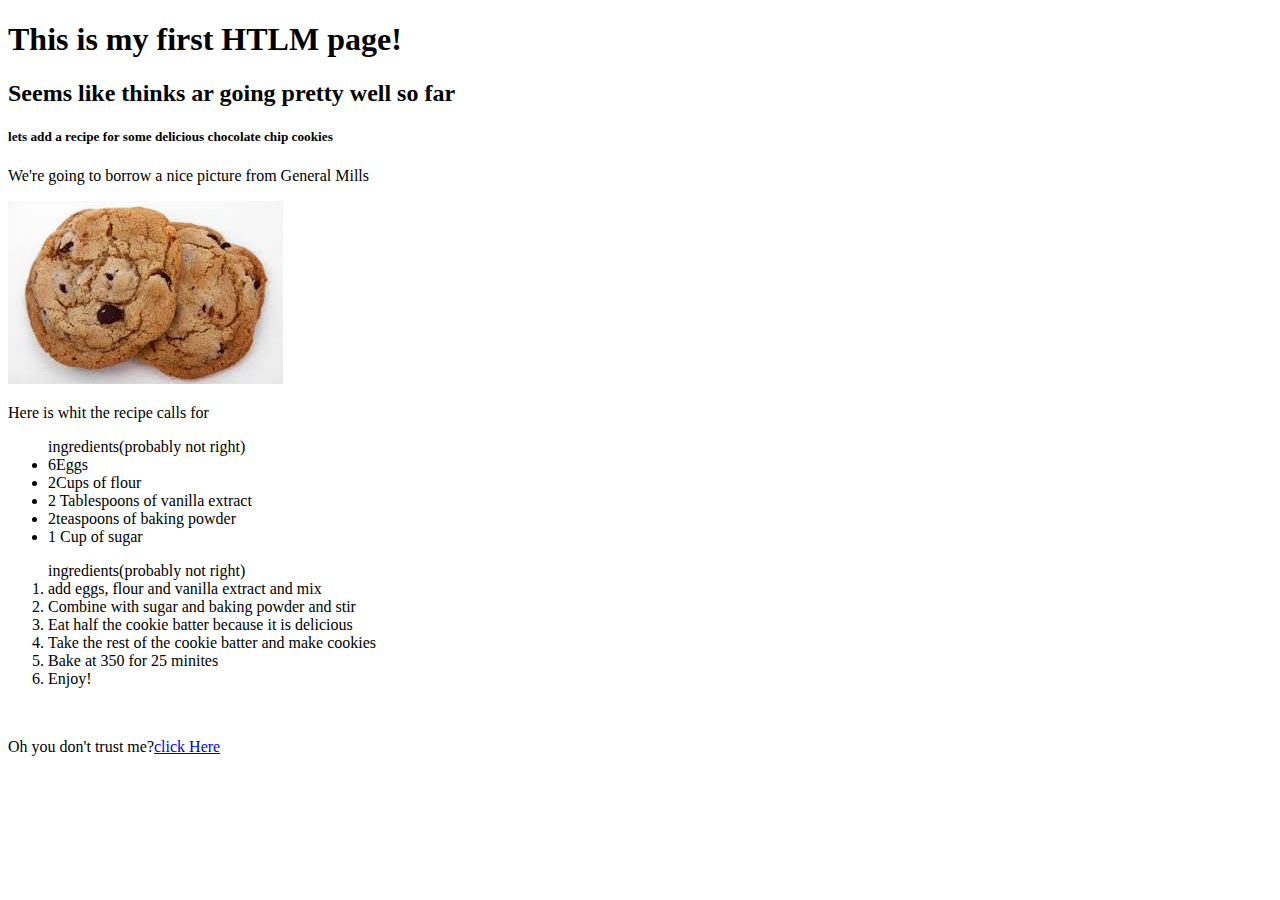
<file: index.html>
<!DOCTYPE html>
<html lang="en">
<head>
    <meta charset="UTF-8">
    <meta name="viewport" content="width=device-width, initial-scale=1.0">
    <title>geeks.institute</title>
</head>
<body>
    <h1>This is my first HTLM page!</h1>
    <h2>Seems like thinks ar going pretty well so far</h2>
    <h5>lets add a recipe for some delicious chocolate chip cookies</h5>
    <p>We're going to borrow a nice picture from General Mills</p>
    <img src="cookie.jpeg" alt="cookie picture">
    <p>Here is whit the recipe calls for</p>
    <ul>ingredients(probably not right)
        <li>6Eggs</li>
        <li>2Cups of flour</li>
        <li>2 Tablespoons of vanilla extract</li>
        <li>2teaspoons of baking powder</li>
        <li>1 Cup of sugar</li>
    </ul>
    <ol>ingredients(probably not right)
        <li>add eggs, flour and vanilla extract and mix</li>
        <li>Combine with sugar and baking powder and stir</li>
        <li>Eat half the cookie batter because it is delicious</li>
        <li>Take the rest of the cookie batter and make cookies</li>
        <li>Bake at 350 for 25 minites</li>
        <li>Enjoy!</li>
    </ol>
    <br>
    <p>Oh you don't trust me?<a href="#">click Here</a></p>
    
</body>
</html>
</file>
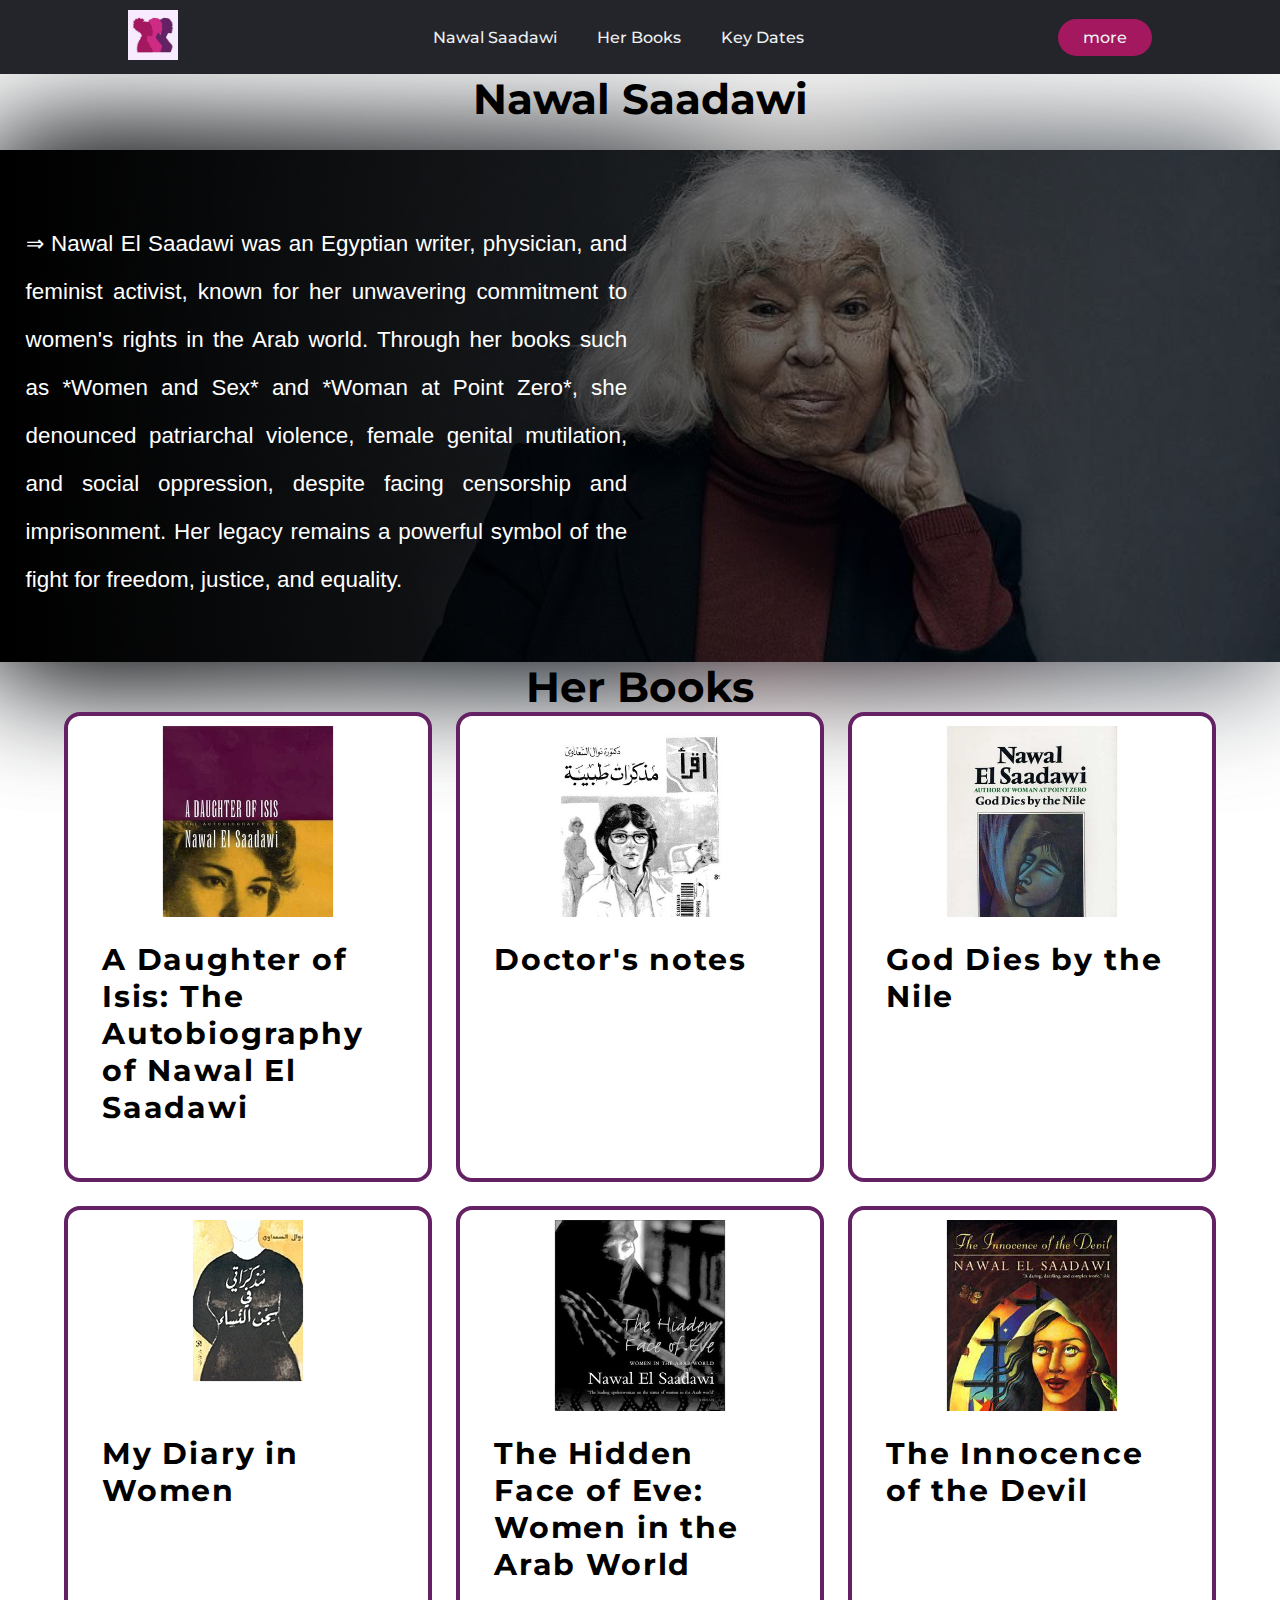
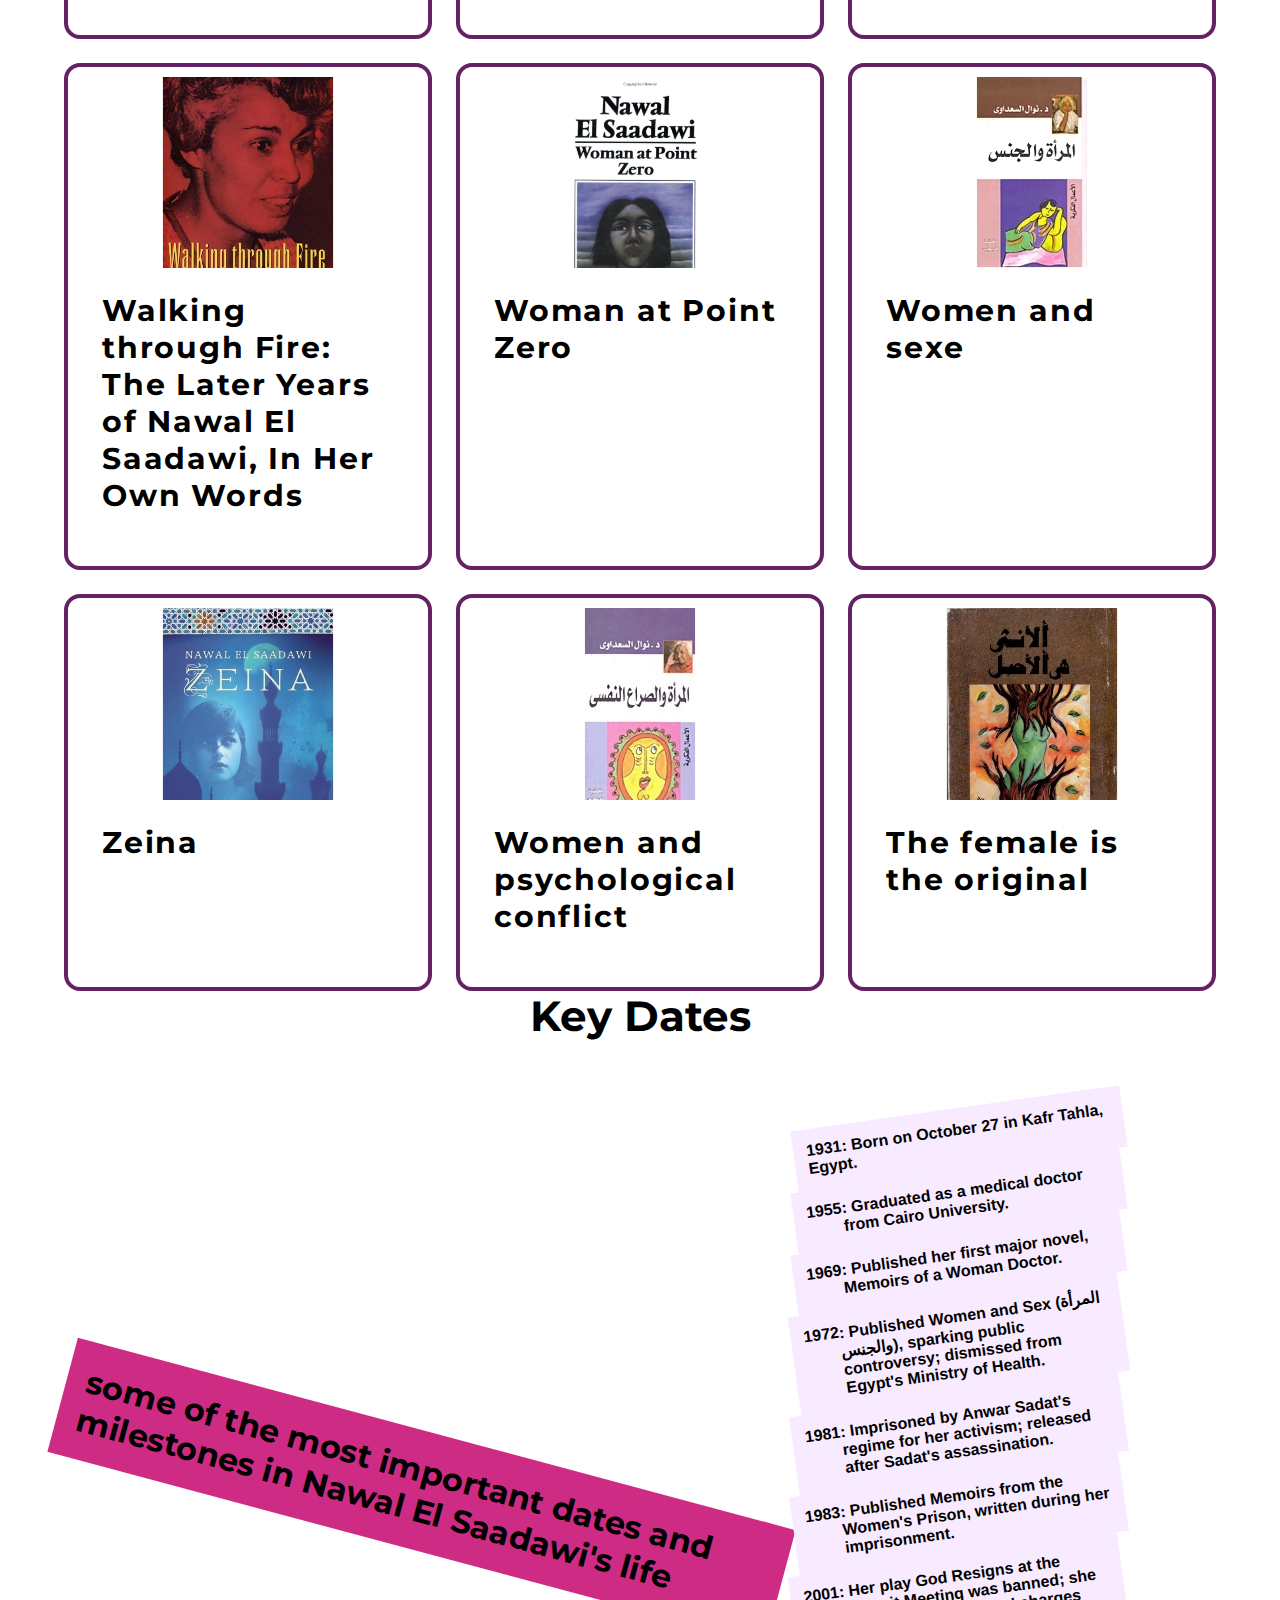
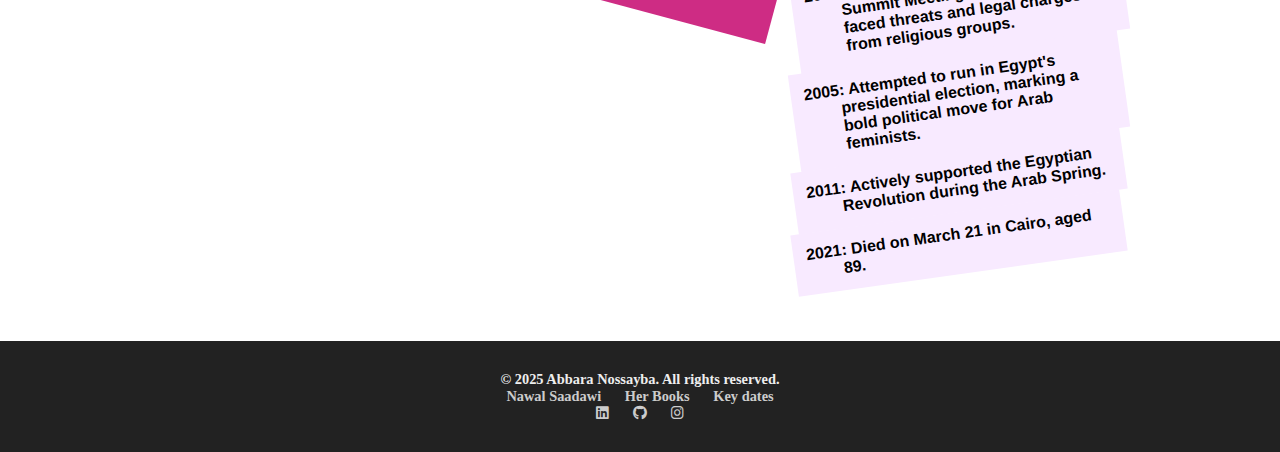
<file: Final-Project/index.html>
<!DOCTYPE html>
<html lang="en">
<head>
    <meta charset="UTF-8">
    <meta name="viewport" content="width=device-width, initial-scale=1.0">
    <meta name="description" content="">
    <meta name="viewport" content="width=device-width, initial-scale=1">
    <link rel="stylesheet" href="style.css">
    <link href="https://fonts.googleapis.com/css?family=Montserrat:500&display=swap" rel="stylesheet">
    <link rel="icon" href="images/logo00.png" type="image/png">
    <link rel="preconnect" href="https://fonts.googleapis.com">
    <link rel="preconnect" href="https://fonts.gstatic.com" crossorigin>
    <link href="https://fonts.googleapis.com/css2?family=Archivo+Black&family=Archivo+Narrow:wght@558&family=Archivo:wght@591&family=Cal+Sans&family=Comic+Relief:wght@400;700&family=League+Spartan:wght@100..900&family=Patrick+Hand&family=Roboto:ital,wght@0,100..900;1,100..900&family=Ultra&display=swap" rel="stylesheet">
    <link rel="stylesheet" href="https://cdnjs.cloudflare.com/ajax/libs/font-awesome/6.5.0/css/all.min.css">
    <title>Nawal Saadawi</title>
    
</head>
<body>
    <header>
        <a class="logo" href="#"><img src="images/logo0.jpg" alt="logo"></a>
        <nav>
            <ul class="nav__links">
                <li><a href="#N_Saadawi">Nawal Saadawi</a></li>
                <li><a href="#Books">Her Books</a></li>
                <li><a href="#Keys">Key Dates</a></li>
            </ul>
        </nav>
        <a class="cta" href="#footer">more</a>
    </header>
    <main>
        <section id="N_Saadawi" class="sec">
            <div class="title">Nawal Saadawi</div>
            <div class="content">
                <div class="image"></div>
                <div class="blurimage"></div>
                <div class="subimage"></div>
                <div class="blursubimage"></div>
                <div class="text">
                    ⇒ Nawal El Saadawi was an Egyptian writer, physician, and feminist activist, known for her unwavering commitment to women's rights in the Arab world. 
                    Through her books such as *Women and Sex* and *Woman at Point Zero*, she denounced patriarchal violence, female genital mutilation, and social oppression, despite facing censorship and imprisonment. 
                    Her legacy remains a powerful symbol of the fight for freedom, justice, and equality.

                </div>
                <div class="side"></div>
            </div>
        </section>
        <section id="Books" class="sec" >
            <div class="title">Her Books</div>
            <section class="articles">
                <article>
                  <div class="article-wrapper">
                    <figure>
                      <img src="images/a_daughter_of_isis.jpg" alt="A Daughter of Isis: The Autobiography of Nawal El Saadawi"   />
                    </figure>
                    <div class="article-body">
                      <h2>A Daughter of Isis: The Autobiography of Nawal El Saadawi </h2>
                   
                    </div>
                  </div>
                </article>
              
                <article>
            
                  <div class="article-wrapper">
                    <figure>
                     <img src="images/Doctor_s_notes.jpg" alt="Doctor's notes" />
                    </figure>
                    <div class="article-body">
                     <h2>Doctor's notes</h2>
                  
                    
                    </div>
                </div>
              </article>
              <article>
            
                <div class="article-wrapper">
                  <figure>
                    <img src="images/god_dies_by_the_nile.jpg" alt="God Dies by the Nile" />
                  </figure>
                  <div class="article-body">
                    <h2>God Dies by the Nile</h2>
                
                  </div>
                </div>
              </article>
            
              <article>
            
                <div class="article-wrapper">
                  <figure>
                    <img src="images/My_Diary_in_Women's_Prison.jpg" alt="My Diary in Women" />
                  </figure>
                  <div class="article-body">
                    <h2> My Diary in Women</h2>
                    
                    
                  </div>
                </div>
              </article>
            
              <article>
            
                <div class="article-wrapper">
                  <figure>
                    <img src="images/the_hidden_fece_of_eve.jpg" alt="The Hidden Face of Eve: Women in the Arab World" />
                  </figure>
                  <div class="article-body">
                    <h2>The Hidden Face of Eve: Women in the Arab World </h2>
                   
                    
                  </div>
                </div>
              </article>
            
              <article>
            
                <div class="article-wrapper">
                  <figure>
                    <img src="images/the_innoncence_of_the_devil.jpg" alt="The Innocence of the Devil" />
                  </figure>
                  <div class="article-body">
                    <h2>The Innocence of the Devil</h2>
                  
                    
                  </div>
                </div>
              </article>
            
            
              <article>
            
                <div class="article-wrapper">
                  <figure>
                    <img src="images/walking_through_fire.jpg" alt="Walking through Fire: The Later Years of Nawal El Saadawi, In Her Own Words" />
                  </figure>
                  <div class="article-body">
                    <h2>Walking through Fire: The Later Years of Nawal El Saadawi, In Her Own Words</h2>
                    
                    
                  </div>
                </div>
              </article>
            
            
              <article>
            
                <div class="article-wrapper">
                  <figure>
                    <img src="images/woman_at_point_zero.jpg" alt="Woman at Point Zero" />
                  </figure>
                  <div class="article-body">
                    <h2>Woman at Point Zero</h2>
                    
                    
                  </div>
                </div>
              </article>
            
            
              <article>
            
                <div class="article-wrapper">
                  <figure>
                    <img src="images/women_and_sexe.jpg" alt="Women and sexe" />           
                  </figure>
                  <div class="article-body">
                    <h2>Women and sexe</h2>
                   
                  </div>
                </div>
              </article>
            
            
              <article>
            
                <div class="article-wrapper">
                  <figure>
                    <img src="images/zeina.jpg" alt="Zeina" />
                  </figure>
                  <div class="article-body">
                    <h2>Zeina</h2>
                    
                    
                  </div>
                </div>
              </article>
            
            
              <article>
            
                <div class="article-wrapper">
                  <figure>
                    <img src="images/Women_and_psychological_conflict.jpg" alt="Women and psychological conflict" />
                  </figure>
                  <div class="article-body">
                    <h2>Women and psychological conflict</h2>
                    
                    
                  </div>
                </div>
              </article>
            
              <article>
            
                <div class="article-wrapper">
                  <figure>
                    <img src="images/The_female_is_the_original.jpg" alt="The female is the original" />
                  </figure>
                  <div class="article-body">
                    <h2>The female is the original</h2>
                  </div>
                </div>
              </article>

              </section>
        </section>
        <section  id="Keys">
        <div class="title">Key Dates</div>
        <section class="sec3">
            
            <h1>some of the most important dates and milestones in Nawal El Saadawi's life</h1>
            
            <ul>
                <li><strong >1931</strog>: Born on October 27 in Kafr Tahla, Egypt.</li>
                <li><strong >1955</strong>: Graduated as a medical doctor from Cairo University.</li>
                <li><strong >1969</strong>: Published her first major novel, Memoirs of a Woman Doctor.</li>
                <li><strong >1972</strong>: Published Women and Sex (المرأة والجنس), sparking public controversy; dismissed from Egypt's Ministry of Health.</li>
                <li><strong>1981</strong>: Imprisoned by Anwar Sadat's regime for her activism; released after Sadat's assassination.</li>
                <li><strong >1983</strong>: Published Memoirs from the Women's Prison, written during her imprisonment.</li>
                <li><strong >2001</strong>: Her play God Resigns at the Summit Meeting was banned; she faced threats and legal charges from religious groups.</li>
                <li><strong >2005</strong>: Attempted to run in Egypt's presidential election, marking a bold political move for Arab feminists.</li>
                <li><strong >2011</strong>: Actively supported the Egyptian Revolution during the Arab Spring.</li>
                <li><strong >2021</strong>: Died on March 21 in Cairo, aged 89.</li>
            </ul>
        </section>
    </section>
          
    </main>
    <footer id="footer" class="site-footer">
        <div class="footer-content">
          <p>&copy; 2025 Abbara Nossayba. All rights reserved.</p>
          <div class="footer-links">
            <a href="#N_Saadawi">Nawal Saadawi</a>
            <a href="#Books">Her Books</a>
            <a href="#Keys">Key dates</a>
          </div>
          <div class="social-icons">
            <a href="www.linkedin.com/in/nossayba-abbara-3a883925b" target="_blank" title="LinkedIn">
                <i class="fab fa-linkedin"></i>
              </a>
              <a href="https://github.com/nossayba-dev" target="_blank" title="GitHub">
                <i class="fab fa-github"></i>
              </a>
              <a href="https://www.instagram.com/noussayba_54/" target="_blank" title="Instagram">
                <i class="fab fa-instagram"></i>
              </a>
          </div>
        </div>
      </footer>
      
</body>
</html>
</file>
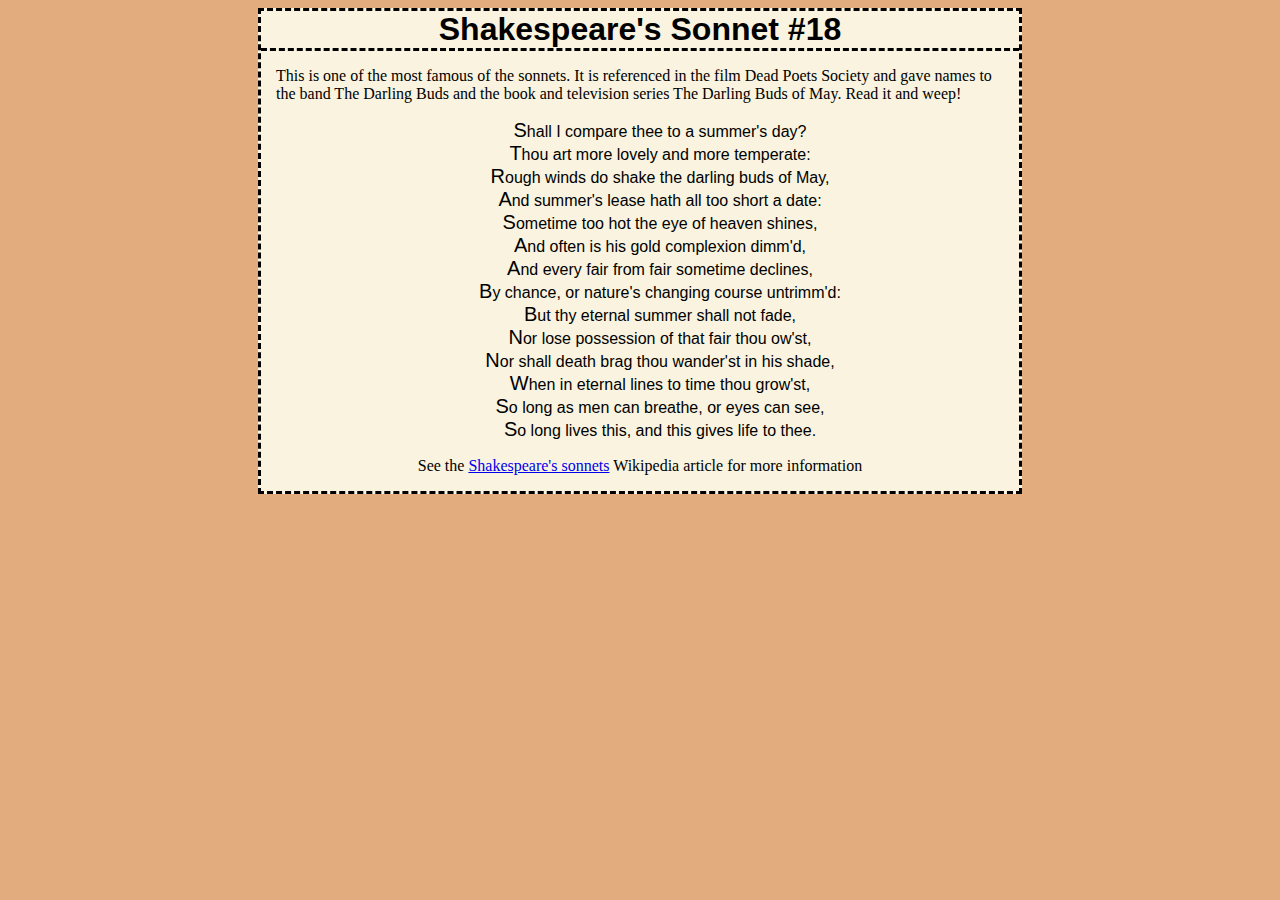
<file: CSS-Basics/Challenge-One-A/index.html>
<!DOCTYPE html>
<html lang="en">
<head>
    <meta charset="UTF-8">
    <meta http-equiv="X-UA-Compatible" content="IE=edge">
    <meta name="viewport" content="width=device-width, initial-scale=1.0">
    <link rel="stylesheet" href="style.css">
    <title>CSS Challenge</title>
</head>
  <body>
    <div  id="wrap">
      <h1>Shakespeare's Sonnet #18</h1>
      <p>
         This is one of the most famous of the sonnets. It is referenced
         in the film Dead Poets Society and gave names to the band The
         Darling Buds and the book and television series The Darling Buds
         of May. Read it and weep!
      </p>
      <ul>
        <li>Shall I compare thee to a summer's day?</li>
        <li>Thou art more lovely and more temperate:</li>
        <li>Rough winds do shake the darling buds of May,</li>
        <li>And summer's lease hath all too short a date:</li>
        <li>Sometime too hot the eye of heaven shines,</li>
        <li>And often is his gold complexion dimm'd,</li>
        <li>And every fair from fair sometime declines,</li>
        <li>By chance, or nature's changing course untrimm'd:</li>
        <li>But thy eternal summer shall not fade,</li>
        <li>Nor lose possession of that fair thou ow'st,</li>
        <li>Nor shall death brag thou wander'st in his shade,</li>
        <li>When in eternal lines to time thou grow'st,</li>
        <li>So long as men can breathe, or eyes can see,</li>
        <li>So long lives this, and this gives life to thee.</li>
      </ul>

      <p class="copyright">See the 
      <a href="http://en.wikipedia.org/wiki/Shakespeare%27s_Sonnets">
      Shakespeare's sonnets</a> Wikipedia article for more information
      </p>
    </div>
  </body>
</html>
</file>
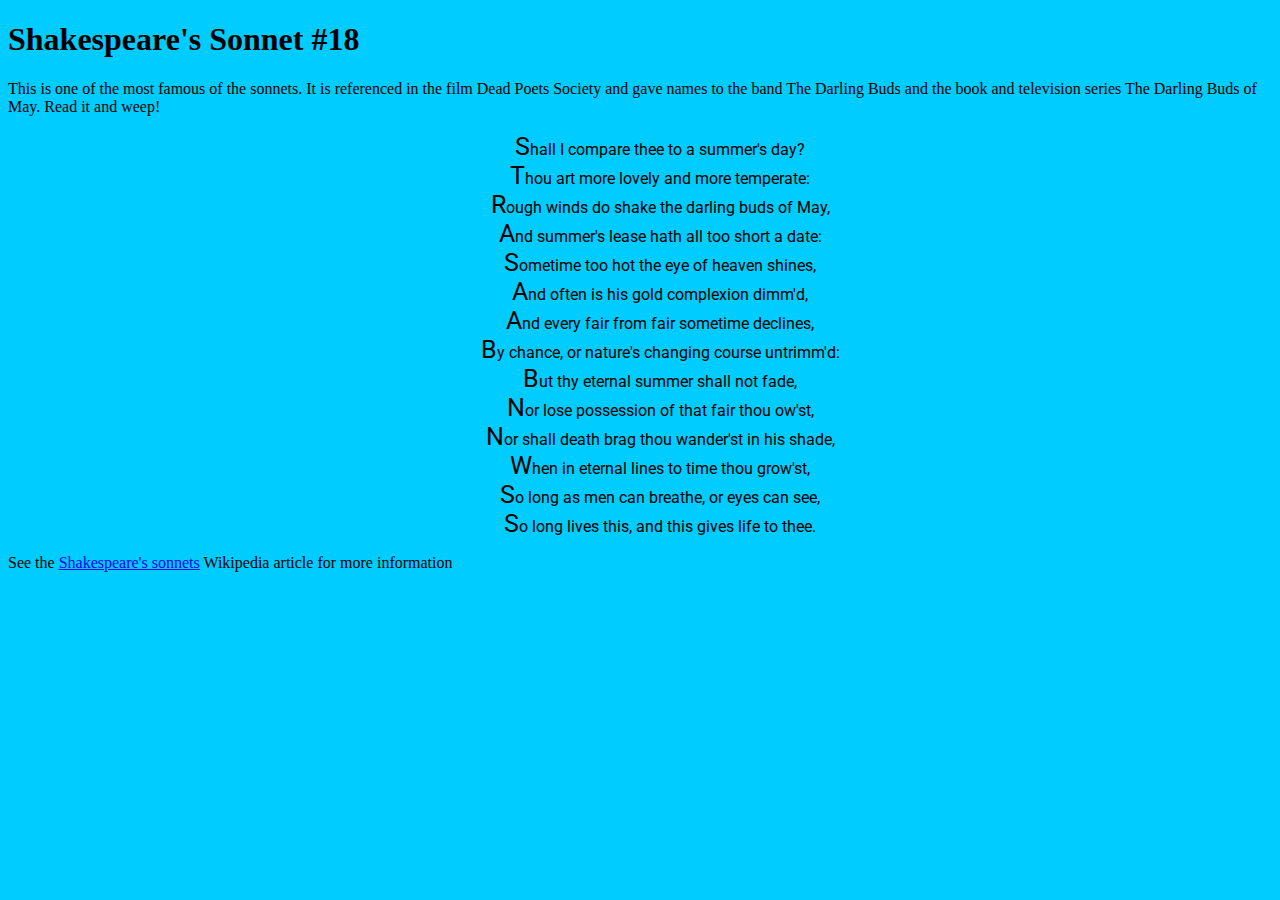
<file: CSS-Basics/Challenge-One/index.html>
<!DOCTYPE html>
<html lang="en">
<head>
    <meta charset="UTF-8">
    <meta http-equiv="X-UA-Compatible" content="IE=edge">
    <meta name="viewport" content="width=device-width, initial-scale=1.0">
    <link rel="stylesheet" href="style.css">
    <link rel="preconnect" href="https://fonts.googleapis.com">
    <link rel="preconnect" href="https://fonts.gstatic.com" crossorigin>
    <link href="https://fonts.googleapis.com/css2?family=Archivo+Black&family=Archivo+Narrow:wght@558&family=Archivo:wght@591&family=Roboto:ital,wght@0,100..900;1,100..900&display=swap" rel="stylesheet">
    <title>CSS Challenge</title>
</head>
  <body>
    <div id="wrap">
      <h1>Shakespeare's Sonnet #18</h1>
      <p>
         This is one of the most famous of the sonnets. It is referenced
         in the film Dead Poets Society and gave names to the band The
         Darling Buds and the book and television series The Darling Buds
         of May. Read it and weep!
      </p>
      <ul>
        <li>Shall I compare thee to a summer's day?</li>
        <li>Thou art more lovely and more temperate:</li>
        <li>Rough winds do shake the darling buds of May,</li>
        <li>And summer's lease hath all too short a date:</li>
        <li>Sometime too hot the eye of heaven shines,</li>
        <li>And often is his gold complexion dimm'd,</li>
        <li>And every fair from fair sometime declines,</li>
        <li>By chance, or nature's changing course untrimm'd:</li>
        <li>But thy eternal summer shall not fade,</li>
        <li>Nor lose possession of that fair thou ow'st,</li>
        <li>Nor shall death brag thou wander'st in his shade,</li>
        <li>When in eternal lines to time thou grow'st,</li>
        <li>So long as men can breathe, or eyes can see,</li>
        <li>So long lives this, and this gives life to thee.</li>
      </ul>

      <p class="copyright">See the 
      <a href="http://en.wikipedia.org/wiki/Shakespeare%27s_Sonnets">
      Shakespeare's sonnets</a> Wikipedia article for more information
      </p>
    </div>
  </body>
</html>
</file>
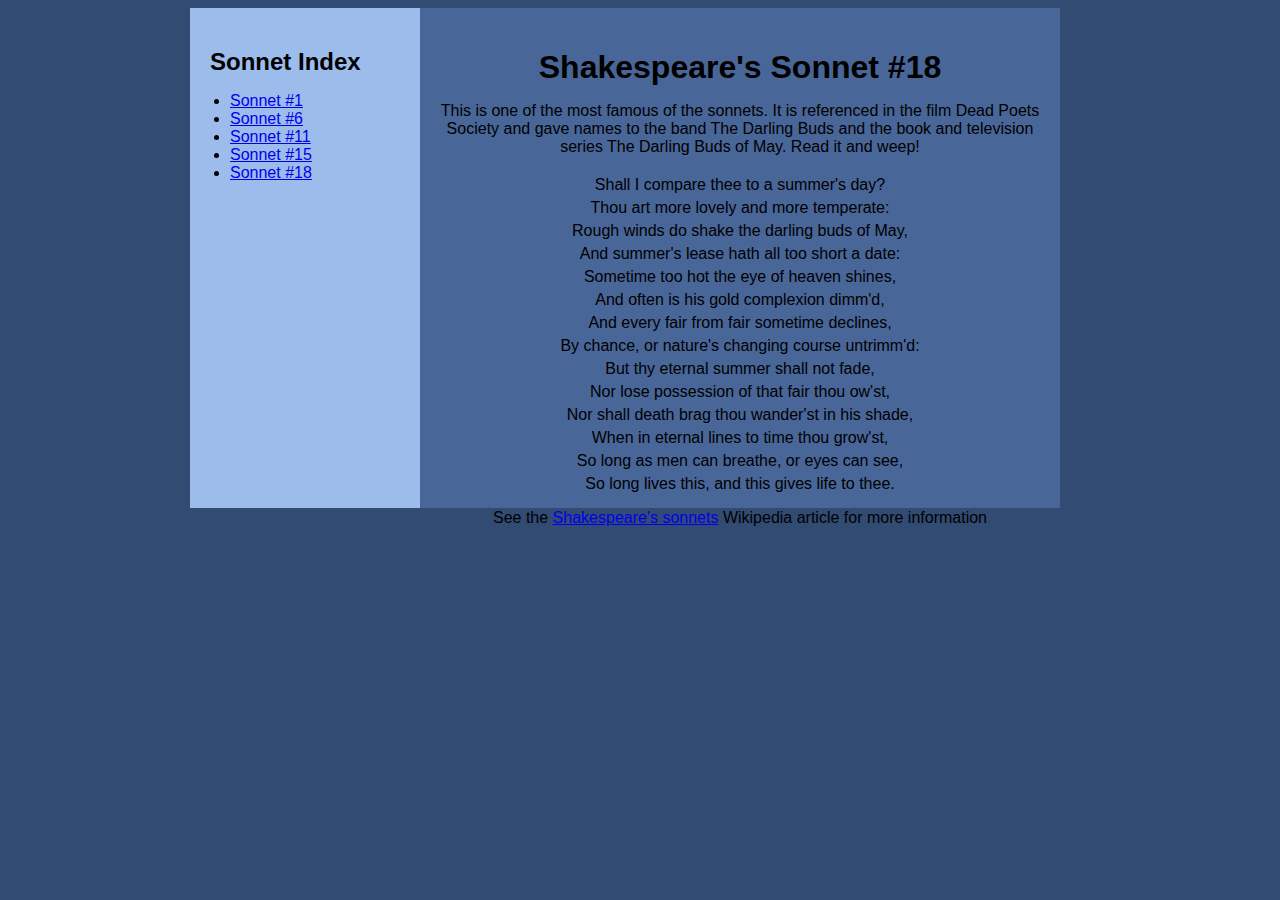
<file: CSS-Intermediate/Challenge-One/index.html>
<!DOCTYPE html>
<html lang="en">
<head>
    <meta charset="UTF-8">
    <meta http-equiv="X-UA-Compatible" content="IE=edge">
    <meta name="viewport" content="width=device-width, initial-scale=1.0">
    <link rel="stylesheet" href="style.css">
    <title>CSS Challenge</title>
</head>
  <body>
    <div id="wrap">
      <div id="nav">
        <h2>Sonnet Index</h2>
        <ul>
          <li><a href="#">Sonnet #1</a></li>
          <li><a href="#">Sonnet #6</a></li>
          <li><a href="#">Sonnet #11</a></li>
          <li><a href="#">Sonnet #15</a></li>
          <li><a href="#">Sonnet #18</a></li>
        </ul>
      </div>
      <div id="content">
        <h1>Shakespeare's Sonnet #18</h1>
        <p>This is one of the most famous of the sonnets. It is referenced
           in the film Dead Poets Society and gave names to the band The
           Darling Buds and the book and television series The Darling Buds
           of May. Read it and weep!</p>
        <ul>
          <li>Shall I compare thee to a summer's day?</li>
          <li>Thou art more lovely and more temperate:</li>
          <li>Rough winds do shake the darling buds of May,</li>
          <li>And summer's lease hath all too short a date:</li>
          <li>Sometime too hot the eye of heaven shines,</li>
          <li>And often is his gold complexion dimm'd,</li>
          <li>And every fair from fair sometime declines,</li>
          <li>By chance, or nature's changing course untrimm'd:</li>
          <li>But thy eternal summer shall not fade,</li>
          <li>Nor lose possession of that fair thou ow'st,</li>
          <li>Nor shall death brag thou wander'st in his shade,</li>
          <li>When in eternal lines to time thou grow'st,</li>
          <li>So long as men can breathe, or eyes can see,</li>
          <li>So long lives this, and this gives life to thee.</li>
        </ul>

        <p class="copyright">See the 
        <a href="http://en.wikipedia.org/wiki/Shakespeare%27s_Sonnets">
        Shakespeare's sonnets</a> Wikipedia article for more information
        </p>
      </div>
    </div>
  </body>
</html>
</file>
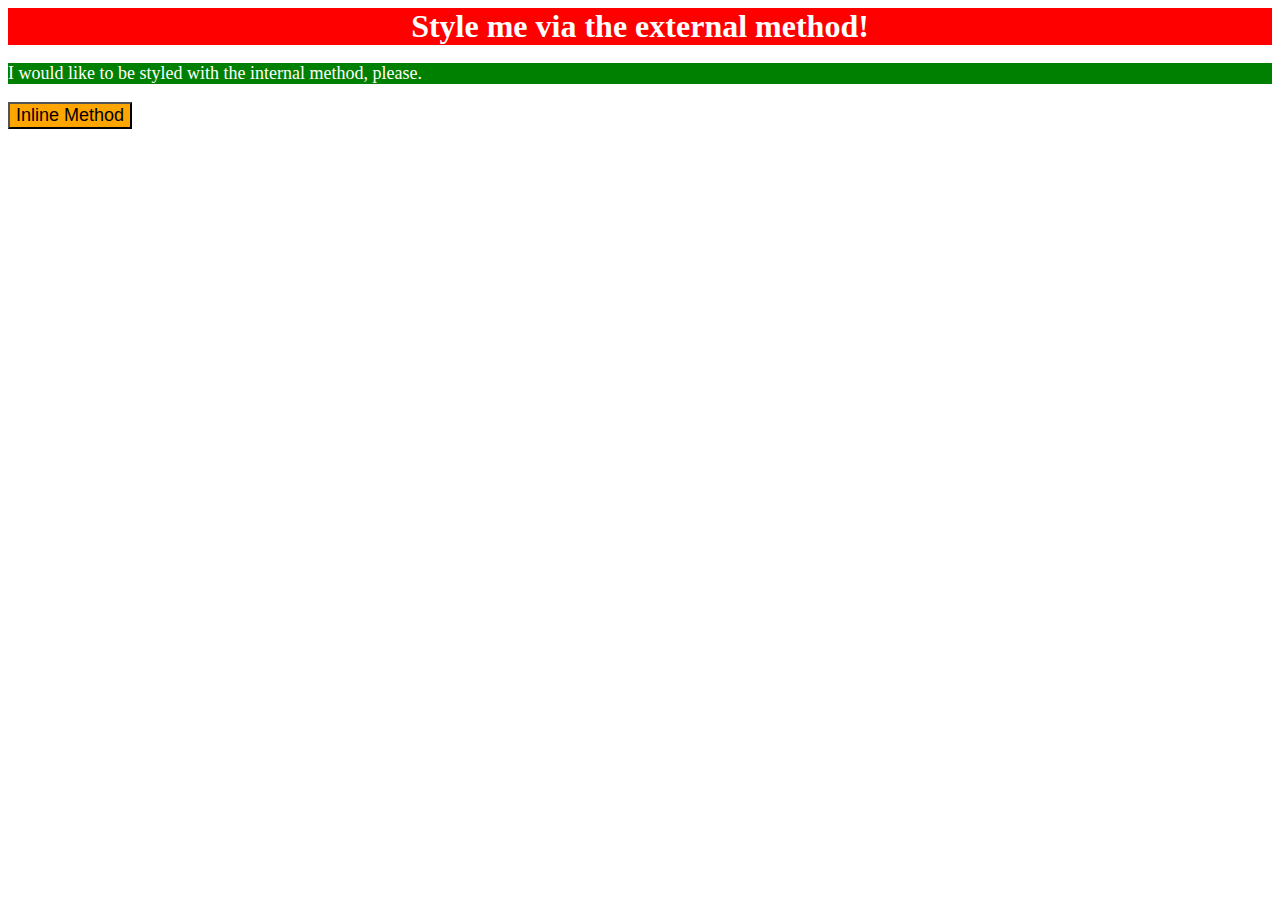
<file: CSS-Basics/Basic-Exercises/Exercice-1/index.html>
<!DOCTYPE html>
<html lang="en">
<head>
  <meta charset="UTF-8">
  <meta http-equiv="X-UA-Compatible" content="IE=edge">
  <meta name="viewport" content="width=device-width, initial-scale=1.0">
  <link rel="stylesheet" href="style.css">
  <title>Methods for Adding CSS</title>
</head>
<body>
  <div>Style me via the external method!</div>
  <p>I would like to be styled with the internal method, please.</p>
  <button>Inline Method</button>
</body>
</html>
</file>
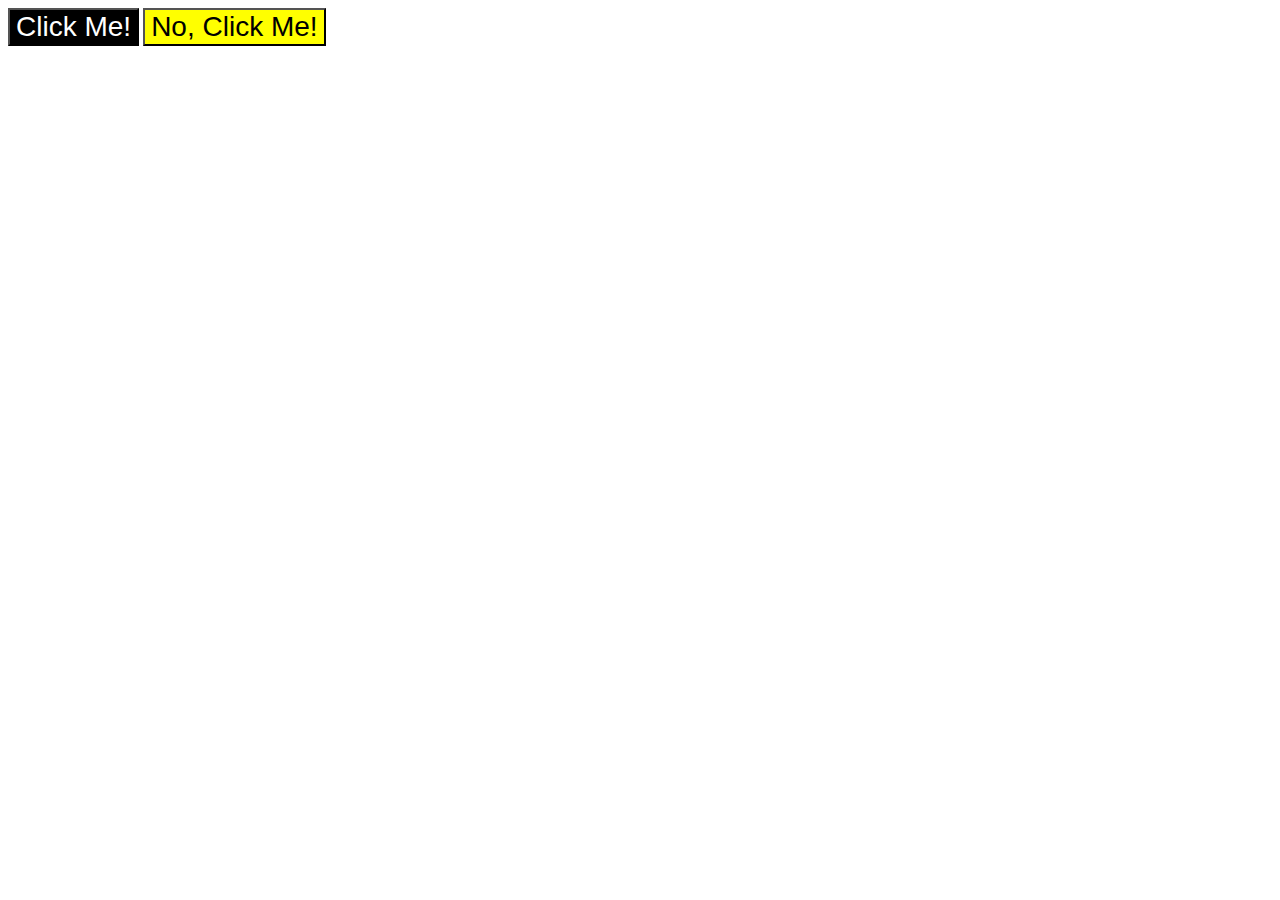
<file: CSS-Basics/Basic-Exercises/Exercice-3/index.html>
<!DOCTYPE html>
<html lang="en">
<head>
  <meta charset="UTF-8">
  <meta http-equiv="X-UA-Compatible" content="IE=edge">
  <meta name="viewport" content="width=device-width, initial-scale=1.0">
  <title>Grouping Selectors</title>
  <link rel="stylesheet" href="style.css">
</head>
<body>
  <button class="B1">Click Me!</button>
  <button class="B2">No, Click Me!</button>
</body>
</html>
</file>
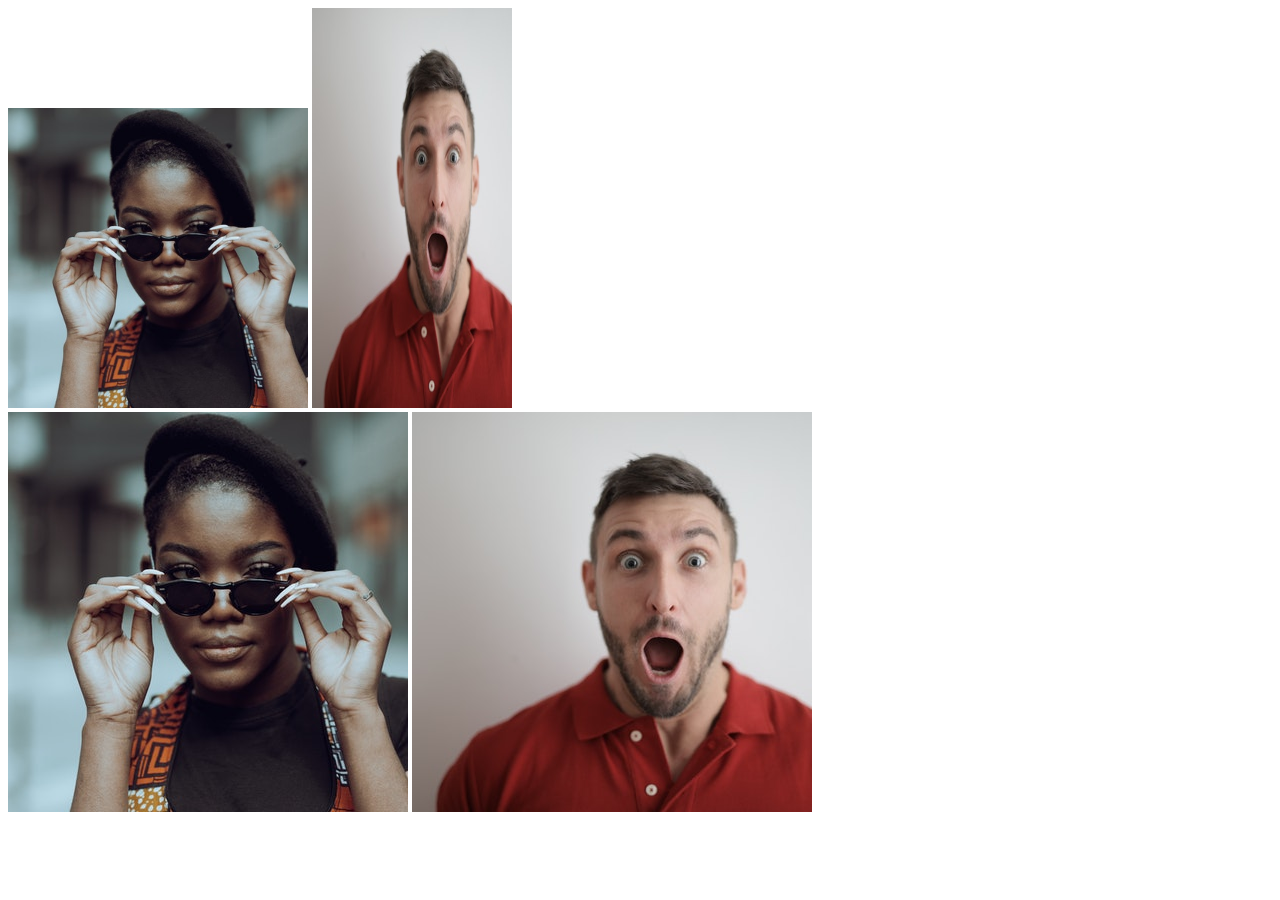
<file: CSS-Basics/Basic-Exercises/Exercice-4/index.html>
<!DOCTYPE html>
<html lang="en">
<head>
  <meta charset="UTF-8">
  <meta http-equiv="X-UA-Compatible" content="IE=edge">
  <meta name="viewport" content="width=device-width, initial-scale=1.0">
  <title>Chaining Selectors</title>
  <link rel="stylesheet" href="style.css">
</head>
<body>
  <!-- Use the classes BELOW this line -->
  <div>
    <img class="avatar proportioned" src="pexels-katho-mutodo-8434791.jpg" alt="">
    <img class="avatar distorted" src="pexels-andrea-piacquadio-3777931.jpg" alt="">
  </div>
  <!-- Use the classes ABOVE this line -->
  <div>
    <img class="original proportioned" src="pexels-katho-mutodo-8434791.jpg" alt="">
    <img class="original distorted" src="pexels-andrea-piacquadio-3777931.jpg" alt="">
  </div>
</body>
</html>
</file>
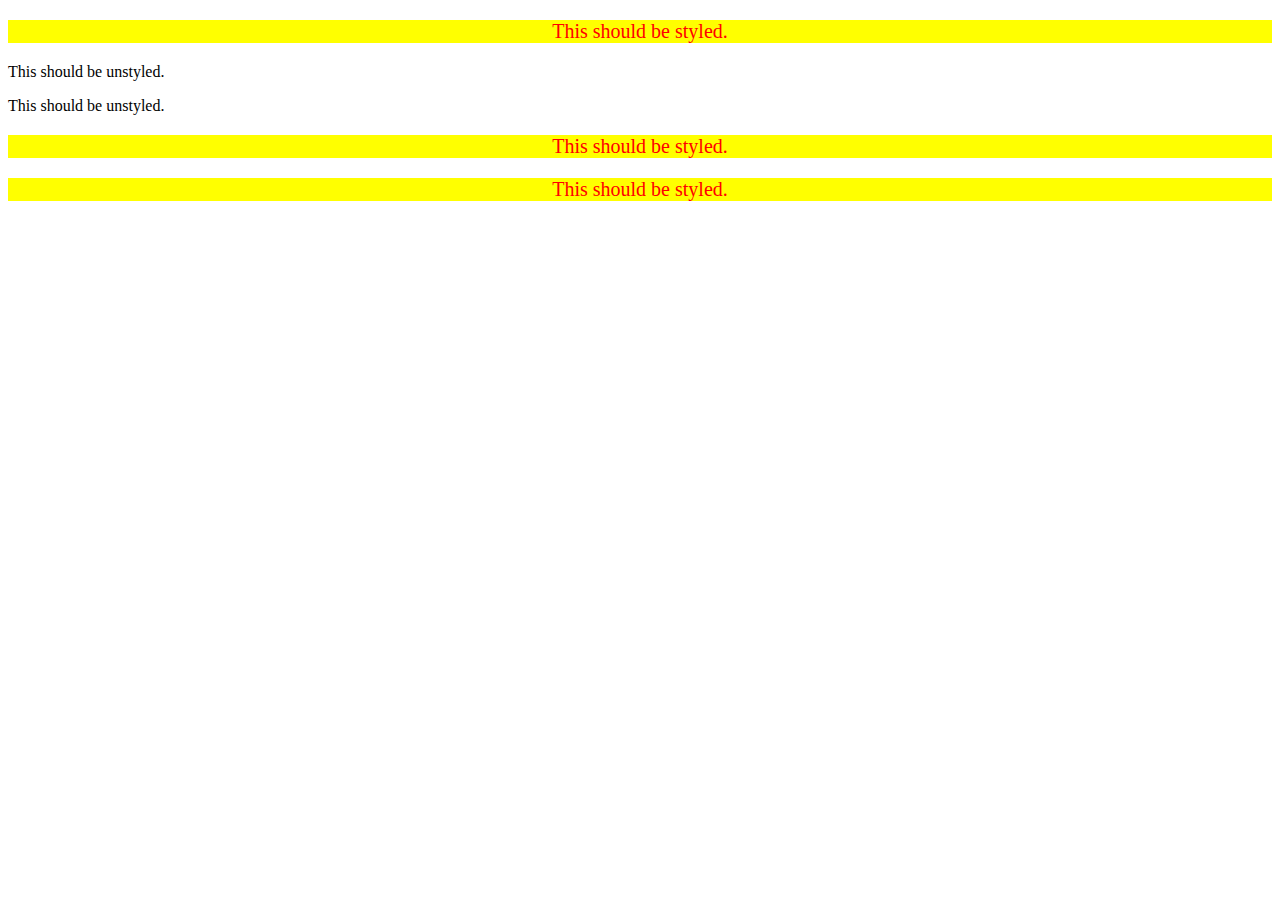
<file: CSS-Basics/Basic-Exercises/Exercice-5/index.html>
<!DOCTYPE html>
<html lang="en">
<head>
  <meta charset="UTF-8">
  <meta http-equiv="X-UA-Compatible" content="IE=edge">
  <meta name="viewport" content="width=device-width, initial-scale=1.0">
  <title>Descendant Combinator</title>
  <link rel="stylesheet" href="style.css">
</head>
<body>
  <div class="container">
    <p class="text">This should be styled.</p>
  </div>
  <p class="text">This should be unstyled.</p>
  <p class="text">This should be unstyled.</p>
  <div class="container">
    <p class="text">This should be styled.</p>
    <p class="text">This should be styled.</p>
  </div>
</body>
</html>
</file>
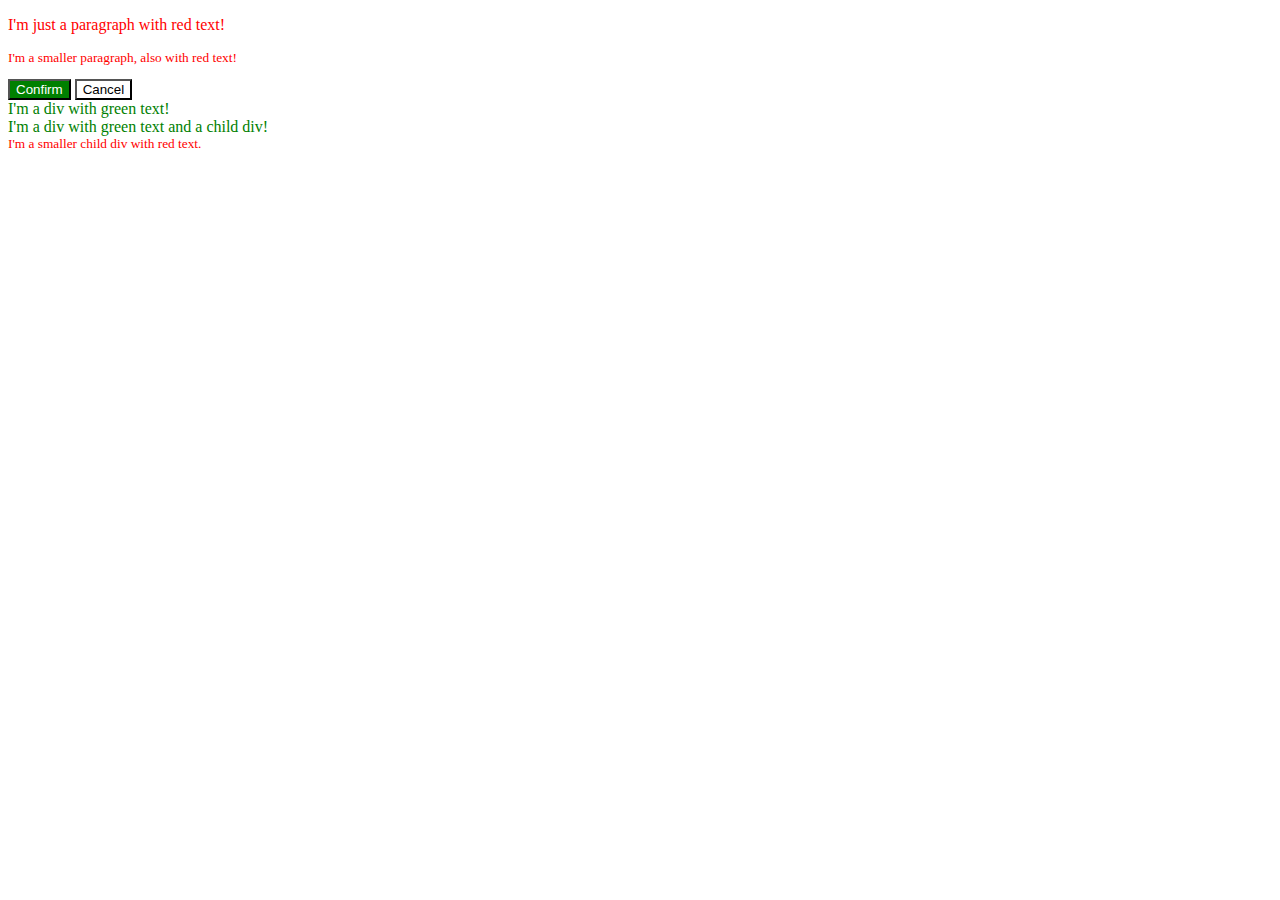
<file: CSS-Basics/Basic-Exercises/Exercice-6/index.html>
<!DOCTYPE html>
<html lang="en">
<head>
  <meta charset="UTF-8">
  <meta http-equiv="X-UA-Compatible" content="IE=edge">
  <meta name="viewport" content="width=device-width, initial-scale=1.0">
  <title>Fix the Cascade</title>
  <link rel="stylesheet" href="style.css">
</head>
<body>
  <p class="para">I'm just a paragraph with red text!</p>
  <p class="para small-para">I'm a smaller paragraph, also with red text!</p>

  <button id="confirm-button" class="button confirm">Confirm</button>
  <button id="cancel-button" class="button cancel">Cancel</button>

  <div class="text">I'm a div with green text!</div>
  <div class="text">I'm a div with green text and a child div!
    <div class="text child">I'm a smaller child div with red text.</div>
  </div>
</body>
</html>
</file>
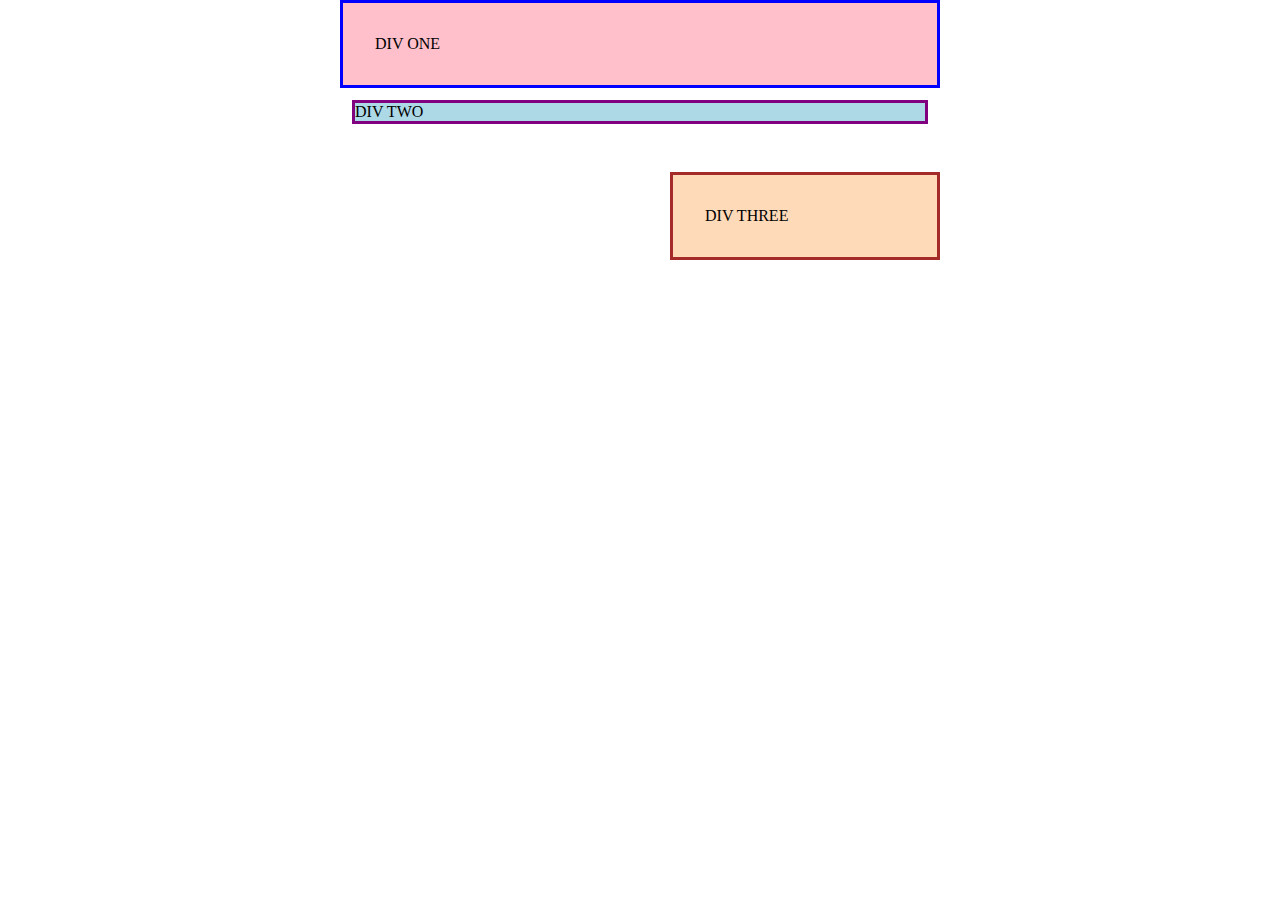
<file: CSS-Basics/Basic-Exercises/Exercice-7/index.html>
<!DOCTYPE html>
<html lang="en">
<head>
  <meta charset="UTF-8">
  <meta http-equiv="X-UA-Compatible" content="IE=edge">
  <meta name="viewport" content="width=device-width, initial-scale=1.0">
  <title>Margin and Padding exercise</title>
  <link rel="stylesheet" href="style.css">
</head>
<body>
  <div class="one">
    DIV ONE
  </div>
  <div class="two">
    DIV TWO
  </div>
  <div class="three">
    DIV THREE
  </div>
</body>
</html>
</file>
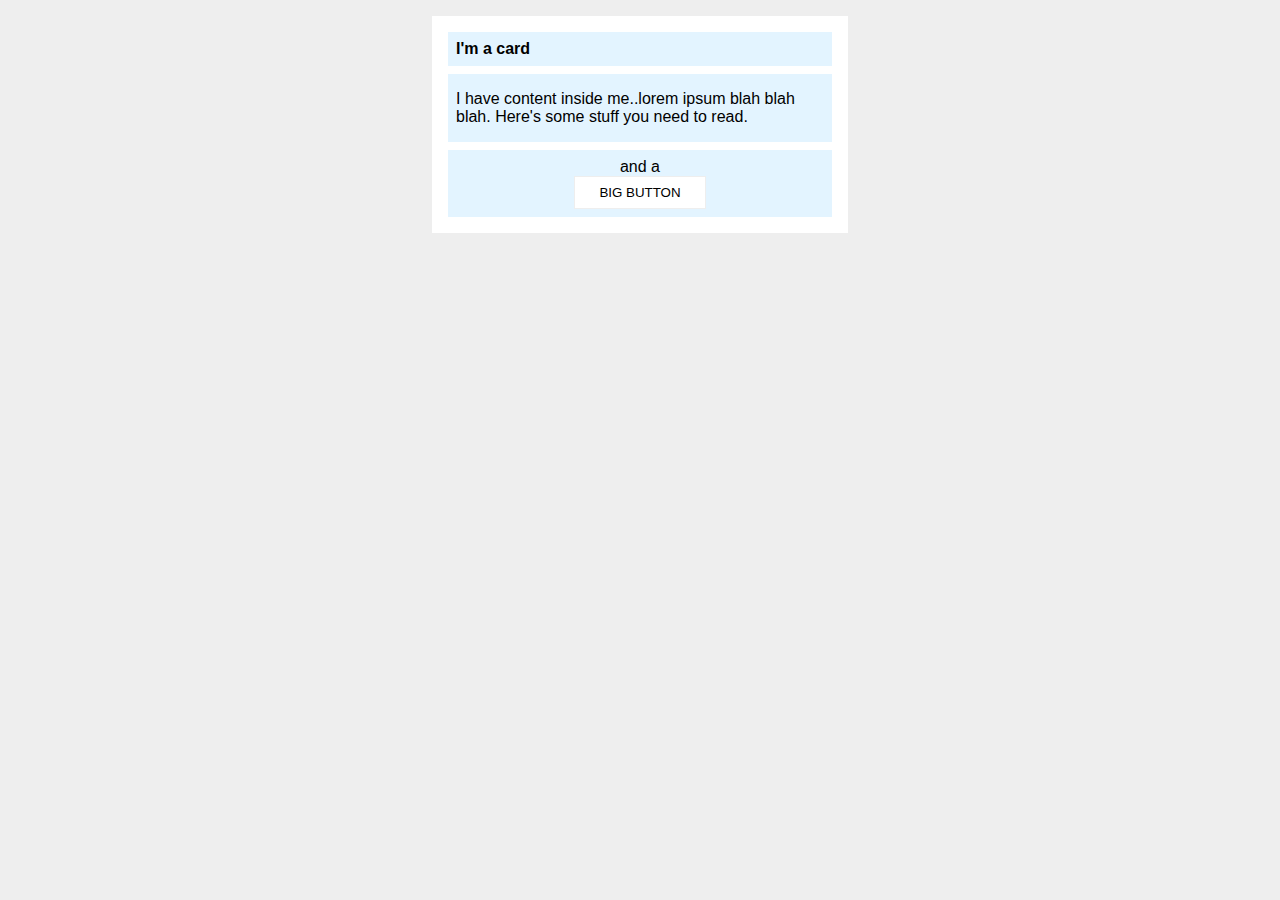
<file: CSS-Basics/Basic-Exercises/Exercice-8/index.html>
<!DOCTYPE html>
<html lang="en">
<head>
  <meta charset="UTF-8">
  <meta http-equiv="X-UA-Compatible" content="IE=edge">
  <meta name="viewport" content="width=device-width, initial-scale=1.0">
  <title>Margin and Padding exercise 2</title>
  <link rel="stylesheet" href="style.css">
</head>
<body>
  <div class="card">
    <h1 class="title">I'm a card</h1>
    <div class="content">I have content inside me..lorem ipsum blah blah blah. Here's some stuff you need to read.</div>
    <div class="button-container">and a <button>BIG BUTTON</button></div>
  </div>
</body>
</html>
</file>
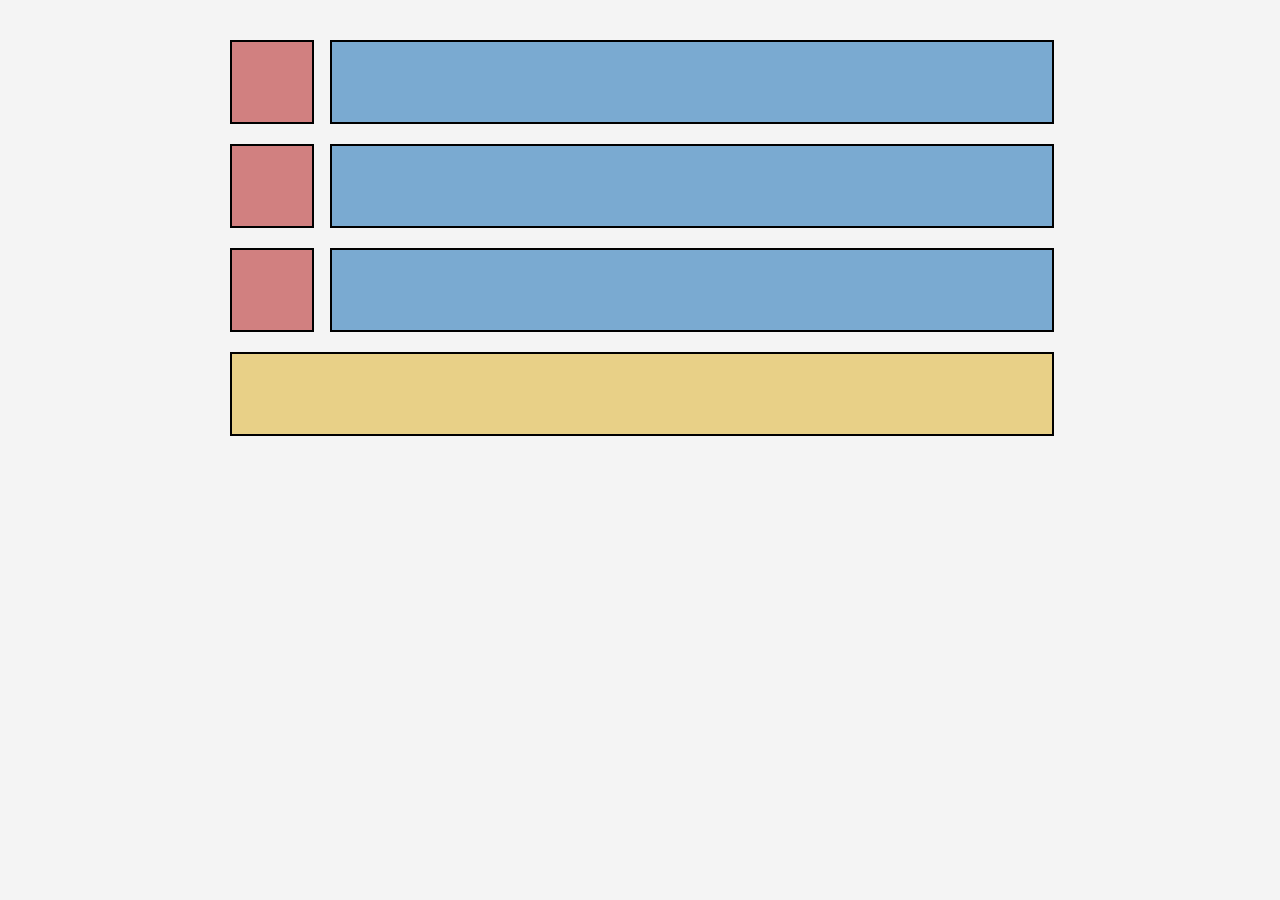
<file: CSS-Intermediate/Challenge-Three/Exercise-1/index.html>
<!DOCTYPE html>
<html lang="en">
<head>
  <meta charset="UTF-8">
  <meta name="viewport" content="width=device-width, initial-scale=1.0">
  <title>Mock 1</title>
  <link rel="stylesheet" href="style.css">
</head>
<body>
  <div class="red-box"></div>
  <div class="blue-box"></div>

  <div class="red-box"></div>
  <div class="blue-box"></div>

  <div class="red-box"></div>
  <div class="blue-box"></div>

  <div class="yellow-box"></div>
</body>
</html>
</file>
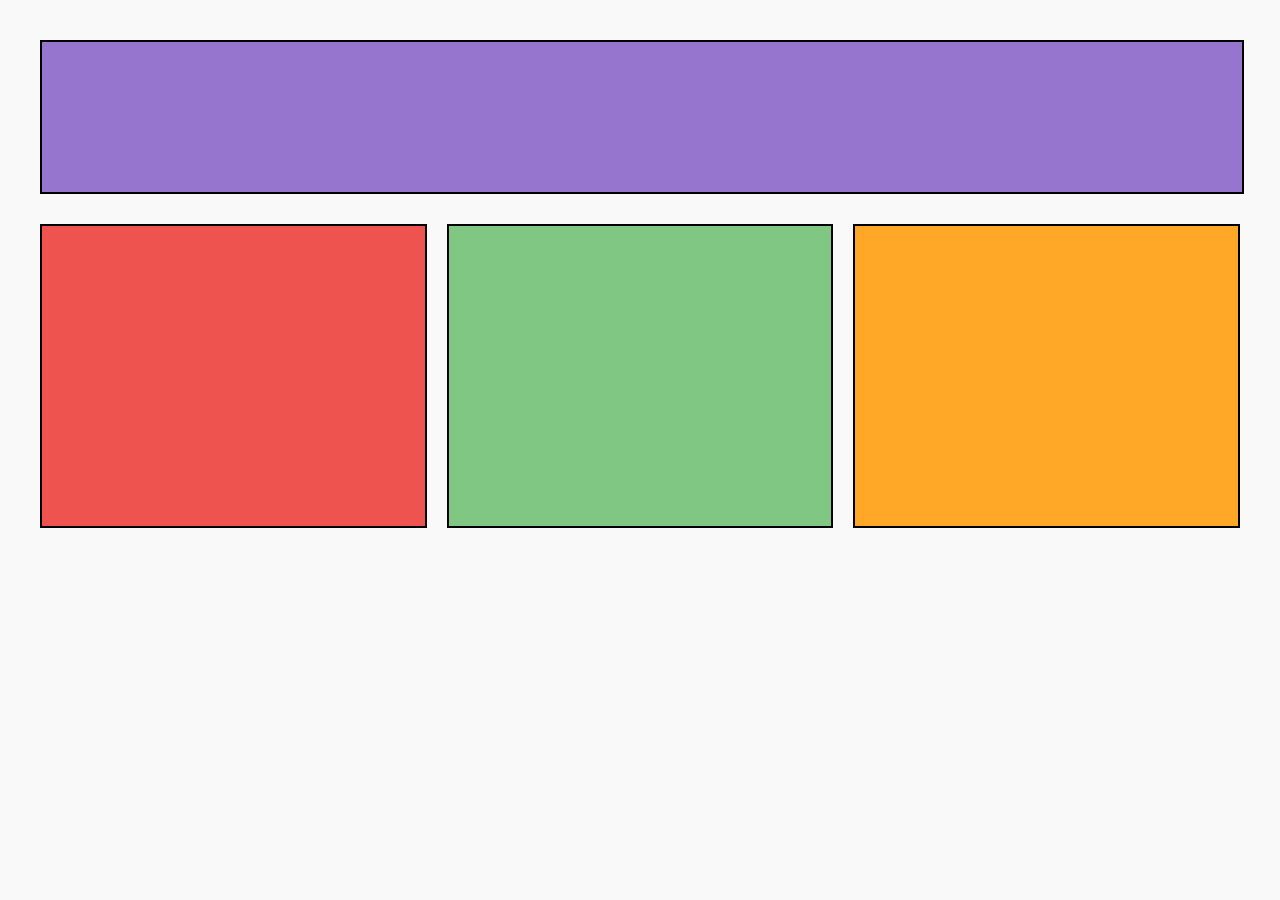
<file: CSS-Intermediate/Challenge-Three/Exercise-2/index.html>
<!DOCTYPE html>
<html lang="en">
<head>
  <meta charset="UTF-8" />
  <meta name="viewport" content="width=device-width, initial-scale=1.0"/>
  <title>Mock 2</title>
  <link rel="stylesheet" href="style.css" />
</head>
<body>
<div>
  <div class="header purple"></div>

  <div class="three-columns">
    <div class="box red"></div>
    <div class="box green"></div>
    <div class="box orange"></div>
  </div>
</div>
</body>
</html>
</file>
<file: Final-Project/style.css>
* {
    box-sizing: border-box;
    margin: 0;
    padding: 0;
  }
  
  header {
    display: flex;
    justify-content: space-between;
    align-items: center;
    padding: 10px 10%;
    background-color: #24252a;
  }
  
  .logo {
    cursor: pointer;
  }
  .logo img {
    width: 50px;
    height: auto;
  }
  .nav__links a,
  .cta,
  .overlay__content a {
    font-family: "Montserrat", sans-serif;
    font-weight: 500;
    color: #edf0f1;
    text-decoration: none;
  }
  
  .nav__links {
    list-style: none;
    display: flex;
  }
  
  .nav__links li {
    padding: 0px 20px;
  }
  
  .nav__links li a {
    transition: color 0.3s ease 0s;
  }
  
  .nav__links li a:hover {
    color: #a3185e;
  }
  
  .cta {
    padding: 9px 25px;
    background-color: #a3185e;
    border: none;
    border-radius: 50px;
    cursor: pointer;
    transition: background-color 0.3s ease 0s;
  }
  
  .cta:hover {
    background-color: #a3185e;
  }
  
  /* Mobile Nav */
  
  .menu {
    display: none;
  }
  
  .overlay {
    height: 100%;
    width: 0;
    position: fixed;
    z-index: 1;
    left: 0;
    top: 0;
    background-color: #24252a;
    overflow-x: hidden;
    transition: width 0.5s ease 0s;
  }
  
  .overlay--active {
    width: 100%;
  }
  
  .overlay__content {
    display: flex;
    height: 100%;
    flex-direction: column;
    align-items: center;
    justify-content: center;
  }
  
  .overlay a {
    padding: 15px;
    font-size: 36px;
    display: block;
    transition: color 0.3s ease 0s;
  }
  
  .overlay a:hover,
  .overlay a:focus {
    color:#a3185e;
  }
  .overlay .close {
    position: absolute;
    top: 20px;
    right: 45px;
    font-size: 60px;
    color: #edf0f1;
  }
  
  @media screen and (max-height: 450px) {
    .overlay a {
      font-size: 20px;
    }
    .overlay .close {
      font-size: 40px;
      top: 15px;
      right: 35px;
    }
  }
  
  @media only screen and (max-width: 800px) {
    .nav__links,
    .cta {
      display: none;
    }
    .menu {
      display: initial;
    }
  }
  /* main */
main .sec{
  position: relative;
}

main .title{
  font-family:  "Montserrat", sans-serif;
  font-size: calc(1rem + 2vw);
  font-weight: bold;
  text-align: center;
}

main .sec .content{
  display: flex;
  align-items: center; /* le texte au centre en fct verctical */
  gap: 2vw;
  position: relative;
  padding: 2vw;
  margin-top: 2vw;
  min-height: 40vw;
}

main .sec .content .image{
  position: absolute;
  z-index: -2;
  left: 0;
  width: clamp(100vh, 100%, 100%);
  height: 100%;
  background-image: url(images/Nawal3.jpeg);
  background-size: cover;
  background-position: center;
  background-repeat: no-repeat;
  background-attachment:local;
  filter: brightness(80%);
  transition: all .5s;
}
main .sec .content:has(.text:hover) .image{
  filter: brightness(80%) blur(4px);
}

main .sec .content .blurimage{
  position: absolute;
  z-index: -4;
  left: 0;
  width: 100%;
  height: 100%;
  background-image: url(images/Nawal3.jpeg);
  background-size: cover;
  background-position: center;
  background-repeat: no-repeat;
  background-attachment:local;
  filter: blur(5vw);
}

main .sec .content .subimage{
  position: absolute;
  z-index: -1;
  left: 0;
  width: 100%;
  height: 100%;
  transition: all .5s;
  background: linear-gradient(to right, #000, #0000);
}

main .sec .content:has(.text:hover) .subimage{
  filter: blur(4px);
  transform: scale(1.1, 1.015);
}

main .sec .content .blursubimage{
  position: absolute;
  z-index: -3;
  left: 0;
  width: 100%;
  height: 100%;
  background: linear-gradient(to right, #000, #0000);
  filter: blur(5vw);
}

main .sec .content .text{
  font-family: "Lora", sans-serif;
  font-size: calc(1rem + 0.5vw);
  line-height: calc(1em + 2vw);
  text-align: justify;
  color: #fff;
  flex: 1;
  padding-top: 1vw;
}

main .sec .content .side{
  flex: 1;
}

.articles {
  display: grid;
  max-width: 1200px;
  margin-inline: auto;
  padding-inline: 24px;
  grid-template-columns: repeat(auto-fill, minmax(320px, 1fr));
  gap: 24px;
}


article {
  --img-scale: 1.001;
  --title-color: black;
  --link-icon-translate: -20px;
  --link-icon-opacity: 0;
  padding: 10px;
  position: relative;
  border:4px solid #642265;
  border-radius: 16px;
  box-shadow: none;
  background: #fff;
  transform-origin: center;
  transition: all 0.4s ease-in-out;
  overflow: hidden;
}

article a::after {
  position: absolute;
  inset-block: 0;
  inset-inline: 0;
  cursor: pointer;
  content: "";
}

article h2 {
  margin: 0 0 18px 0;
  font-family:  "Montserrat", sans-serif;
  font-size: 1.9rem;
  letter-spacing: 0.06em;
  color: var(--title-color);
  transition: color 0.3s ease-out;
  
}

figure {
  margin: 0;
  padding: 0;
  aspect-ratio: 16 / 9;
  overflow: hidden;
}

article img {
  display: block;
  max-width: 50%;
  margin-left: auto;
  margin-right: auto;
  transform-origin: center;
  transform: scale(var(--img-scale));
  transition: transform 0.4s ease-in-out;

}

.article-body {
  padding: 24px;
}

article a {
  display: inline-flex;
  align-items: center;
  text-decoration: none;
  color: #a3185e;
}

article a:focus {
  outline: 1px dotted #a3185e;
}

article a .icon {
  min-width: 24px;
  width: 24px;
  height: 24px;
  margin-left: 5px;
  transform: translateX(var(--link-icon-translate));
  opacity: var(--link-icon-opacity);
  transition: all 0.3s;
}

article:has(:hover, :focus) {
  --img-scale: 1.1;
  --title-color: #a3185e;
  --link-icon-translate: 0;
  --link-icon-opacity: 1;
  box-shadow: rgba(0, 0, 0, 0.16) 0px 10px 36px 0px, rgba(0, 0, 0, 0.06) 0px 0px 0px 1px;
}


@media screen and (max-width: 960px) {
  .article-body p {
    display: none;
  }
}

@container card (min-width: 380px) {
  .article-wrapper {
    display: grid;
    grid-template-columns: 100px 1fr;
    gap: 16px;
  }
  .article-body {
    padding-left: 0;
  }
  figure {
    width: 100%;
    height: 100%;
    overflow: hidden;
  }
  figure img {
    height: 100%;
    aspect-ratio: 1;
    object-fit: cover;
  }
}




.sec3{
  margin: 0;
	padding: 50px;
	min-height: 100vh;
	background: #ffffff;
	display: flex;
	justify-content: center;
	align-items: center;

}
.sec3 h1 {
  font-family :"Montserrat", sans-serif;
	align-items: left;
	display: flex;
	background: #ce2c84                                                                                                                                                                                                                                                                                 ;
	padding: 20px;
	width: 100%;
	transform: rotate(15deg);
}


.sec3 ul {
	margin: 0;
	padding: 0;
	width: 60%;
}

.sec3 li {
  font-family: "Lora", sans-serif;
	position: relative;
	padding: 13px;
	transform: rotate(-8deg);
	width: 76%;
	background: #f8eaff;
	display: flex;
}

.sec3 li:hover {
	font-size: 22px;
	color: #ce2c84;
}
li:hover {
	transform: translateX(16px);
	transform: rotate(0deg);
}

/* footer */
.site-footer {
  background-color: #222;
  color: #eee;
  padding: 30px 20px;
  text-align: center;
  font-size: 0.9rem;
}

.footer-content {
  max-width: 900px;
  margin: auto;
}

.footer-links a,
.social-icons a {
  margin: 0 10px;
  color: #ccc;
  text-decoration: none;
  transition: color 0.3s;
}

.footer-links a:hover,
.social-icons a:hover {
  color: #fff;
}
</file>
<file: CSS-Basics/Challenge-One-A/style.css>
body{
    background-color: #e2ac7f;
}
div {
    border-style: dashed;
    background-color :#f9f3df;
    border-width: 3px;
    margin-left:250px ;
    margin-right:250px ;
    text-align: center;
}
div>h1{
    border-style: none none dashed none;
    border-width: 3px;
    margin: 0;
    font-family: "Ultra", sans-serif;} /* i've used random fonts from google fonts */
div>p:first-of-type{
    text-align: left;
    padding-left: 15px;
    padding-right: 15px;
}
div>p{
 
    font-family: "Patrick Hand", cursive;
}
div>ul{
    list-style-type: none;
    font-family: "Roboto", sans-serif;
}

div>ul>li::first-letter{
    font-size: 20px;
}
</file>
<file: CSS-Basics/Challenge-One/style.css>
body{
    background-color:#00ccff ;
}
ul{
    list-style-type:none;
    text-align: center;
    font-family: "Roboto", sans-serif;
    
}
li::first-letter{
    font-size: 25px;
}
</file>
<file: CSS-Intermediate/Challenge-One/style.css>
* {
    box-sizing: border-box;
  }
  
  body {
    font-family: Arial, sans-serif;
    background-color: #314b73;
    color: #000;
  }

  #wrap {
    width: 900px;
    margin: 0 auto;
  }
  
  #nav {
    background-color: #9cbcec;
    width: 230px;
    height: 500px;
    float: left;
    padding: 20px;
  }
  
  #nav h2 {
    font-size: 1.5em;
    margin-bottom: 15px;
  }
  
  #nav ul {
    list-style-type: disc;
    padding-left: 20px;
  }
  
  #content {
    background-color: #496698;
    text-align: center;
    float: left;
    width: 640px; 
    height: 500px;
    padding: 20px;
  }
  
  #content h1 {
    font-size: 2em;
    margin-bottom: 15px;
  }
  
  #content p {
    margin-bottom: 20px;
    font-size: 1em;
  }
  
  #content ul {
    list-style-type: none;
    padding-left: 0;
    text-align: center;
  }
  
  #content ul li {
    margin: 5px 0;
  }
</file>
<file: CSS-Basics/Basic-Exercises/Exercice-1/style.css>
/*   a green background, white text, and a font size of 18px*/
div{
    background-color: red;
    color: white;
    font-size: 32px;
    text-align: center;
    font-weight: bold;

}
p{
    background-color: green;
    color: white;
    font-size: 18px;
}
button{
    background-color: orange;
    font-size: 18px;
}
</file>
<file: CSS-Basics/Basic-Exercises/Exercice-3/style.css>
button{
    font-size: 28px;
    font-family: Helvetica, "Times New Roman", sans-serif;
}
.B1{
    background-color: black;
    color: white;
}
.B2{
    background-color: yellow;
}
</file>
<file: CSS-Basics/Basic-Exercises/Exercice-4/style.css>
.avatar.proportioned{
    width: 300px;
    height: auto;
}
.avatar.distorted{
    width: 200px;
    height: 400px;
}
</file>
<file: CSS-Basics/Basic-Exercises/Exercice-5/style.css>
div>p{
    background-color: yellow;
    color: red;
    font-size: 20px;
    text-align: center;
}
</file>
<file: CSS-Basics/Basic-Exercises/Exercice-6/style.css>
.para{
    color: red;
}
.para.small-para{
    color: red;
    font-size: smaller;
}
.button.confirm{
    background-color: green;
    color: white;
}
button.cancel{
    background-color: white
}
.text{
    color: green;
}
.text>.text.child{
    color:red;
    font-size: smaller;
}
</file>
<file: CSS-Basics/Basic-Exercises/Exercice-7/style.css>
body {
    max-width: 600px;
    margin: 0 auto;
  }
  
  .one {
    background: pink;
    border: 3px solid blue;
    /* CHANGE ME */
    padding: 32px;
    margin: 0px;
  }
  
  .two {
    background: lightblue;
    border: 3px solid purple;
    /* CHANGE ME */
    margin: 12px;
    margin-bottom: 48px;
  }
  
  .three {
    background: peachpuff;
    border: 3px solid brown;
    width: 200px;
    /* CHANGE ME */
    padding: 32px;
    margin-left: auto;
  }
</file>
<file: CSS-Basics/Basic-Exercises/Exercice-8/style.css>
body {
    background: #eee;
    font-family: sans-serif;
  }
  
  .card {
    width: 400px;
    background: #fff;
    margin: 16px auto;
    padding: 8px;
  }
  
  .title {
    background: #e3f4ff;
    margin: 8px;
    padding: 8px;
    font-size: 16px;
  }
  
  .content {
    background: #e3f4ff;
    margin: 8px;
    padding: 16px 8px;
  }
  
  .button-container {
    background: #e3f4ff;
    margin: 8px;
    padding: 8px;
    text-align: center;   
    padding: 8px;
  }
  
  button {
    background: white;
    border: 1px solid #eee;
    display: block;           
    margin: 0 auto;          
    padding: 8px 24px;       
  }
</file>
<file: CSS-Intermediate/Challenge-Three/Exercise-1/style.css>
body {
    display: grid;
    grid-template-columns: 80px 1fr;
    gap: 20px;
    padding: 40px;
    background-color: #f4f4f4;
    max-width: 900px;
    margin: auto;
    box-sizing: border-box;
  }
  
  .red-box {
    background-color: #d18080;
    border: 2px solid #000;
    width: 80px;
    height: 80px;
  }
  
  .blue-box {
    background-color: #7aaad1;
    border: 2px solid #000;
    height: 80px;
    width: 100%;
  }
  
  .yellow-box {
    background-color: #e8d087;
    border: 2px solid #000;
    height: 80px;
    grid-column: span 2;
    width: 100%;
  }
</file>
<file: CSS-Intermediate/Challenge-Three/Exercise-2/style.css>
body {
    margin: 0;
    padding: 40px;
    box-sizing: border-box;
    background-color: #f9f9f9;
    font-family: sans-serif;
  }
  .header {
    width: 100%;
    height: 150px;
    border: 2px solid #000;
    margin-bottom: 30px;
  }
  .three-columns {
    display: flex;
    justify-content: space-between;
    gap: 20px;
  }
  .box {
    border: 2px solid #000;
    flex: 1;
    height: 300px;
  }
  
  .purple { background-color: #9575cd; }
  .red    { background-color: #ef5350; }
  .green  { background-color: #81c784; }
  .orange { background-color: #ffa726; }
</file>
